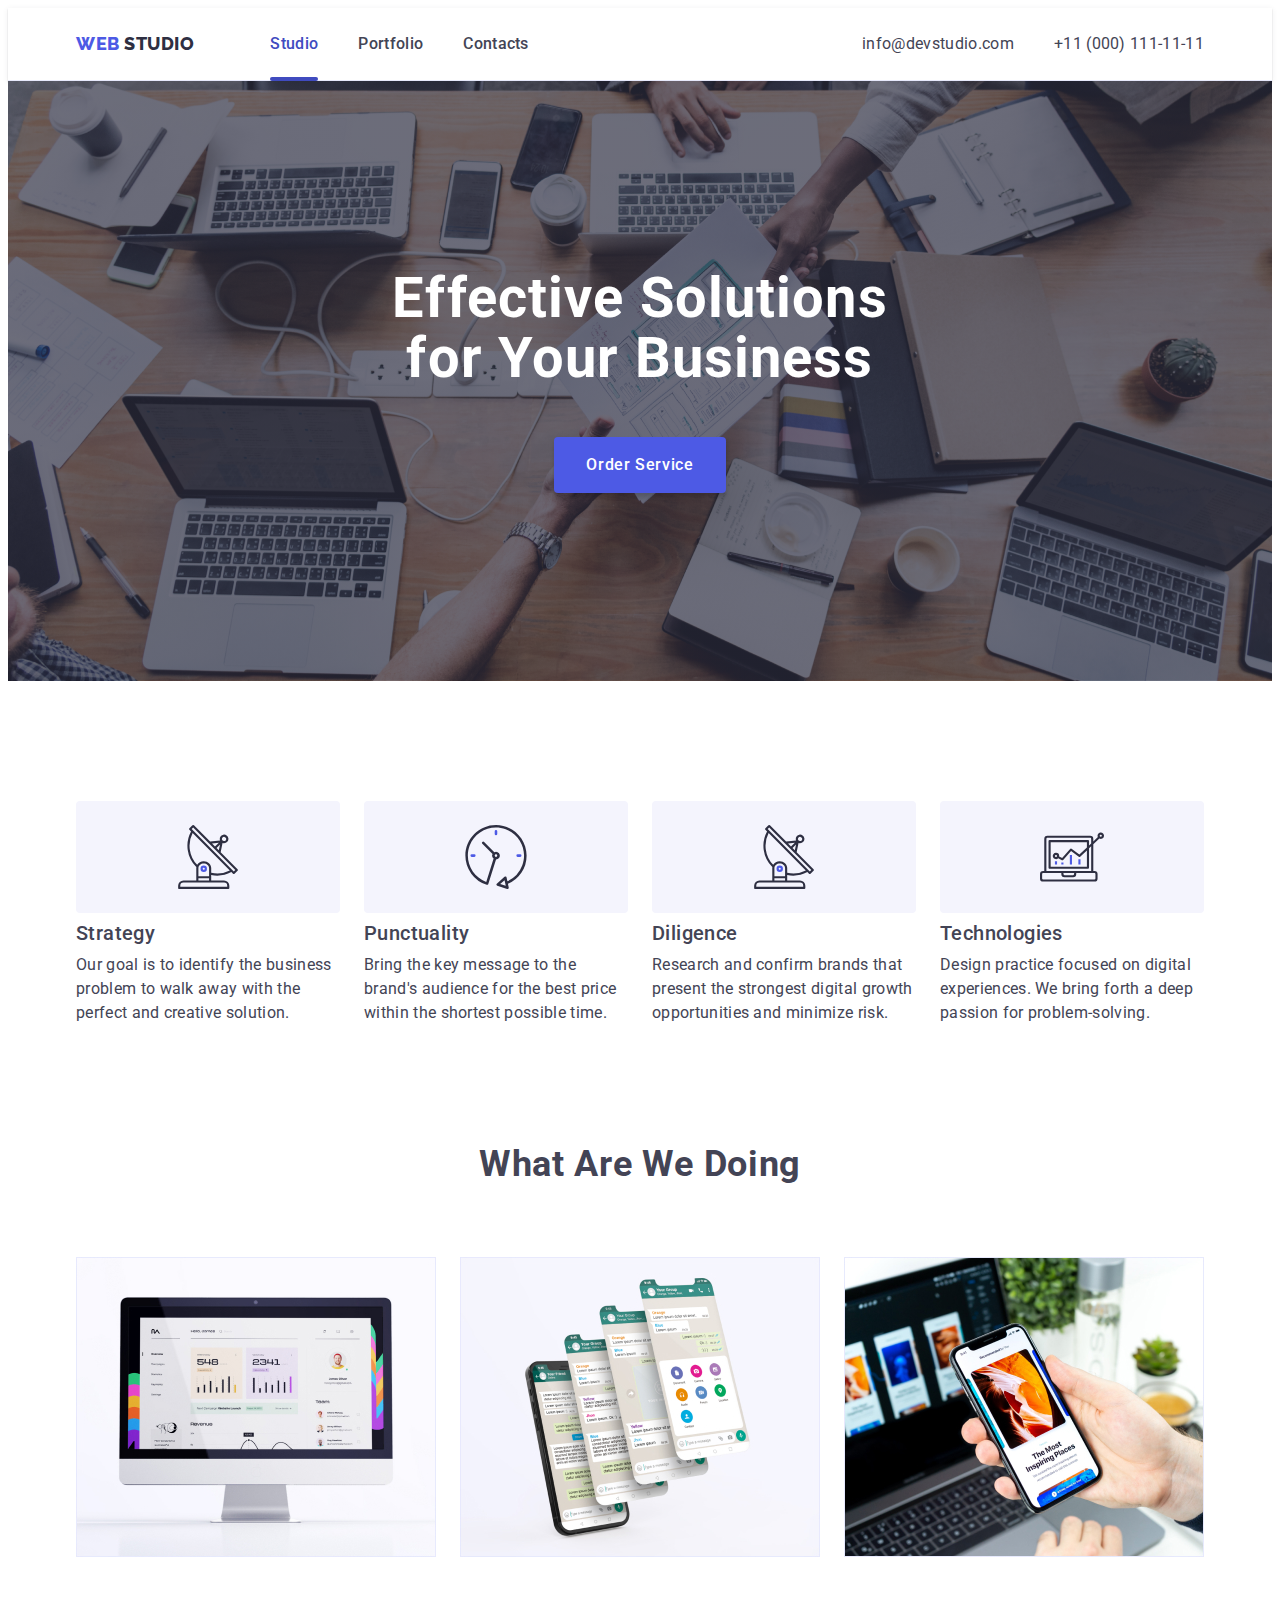
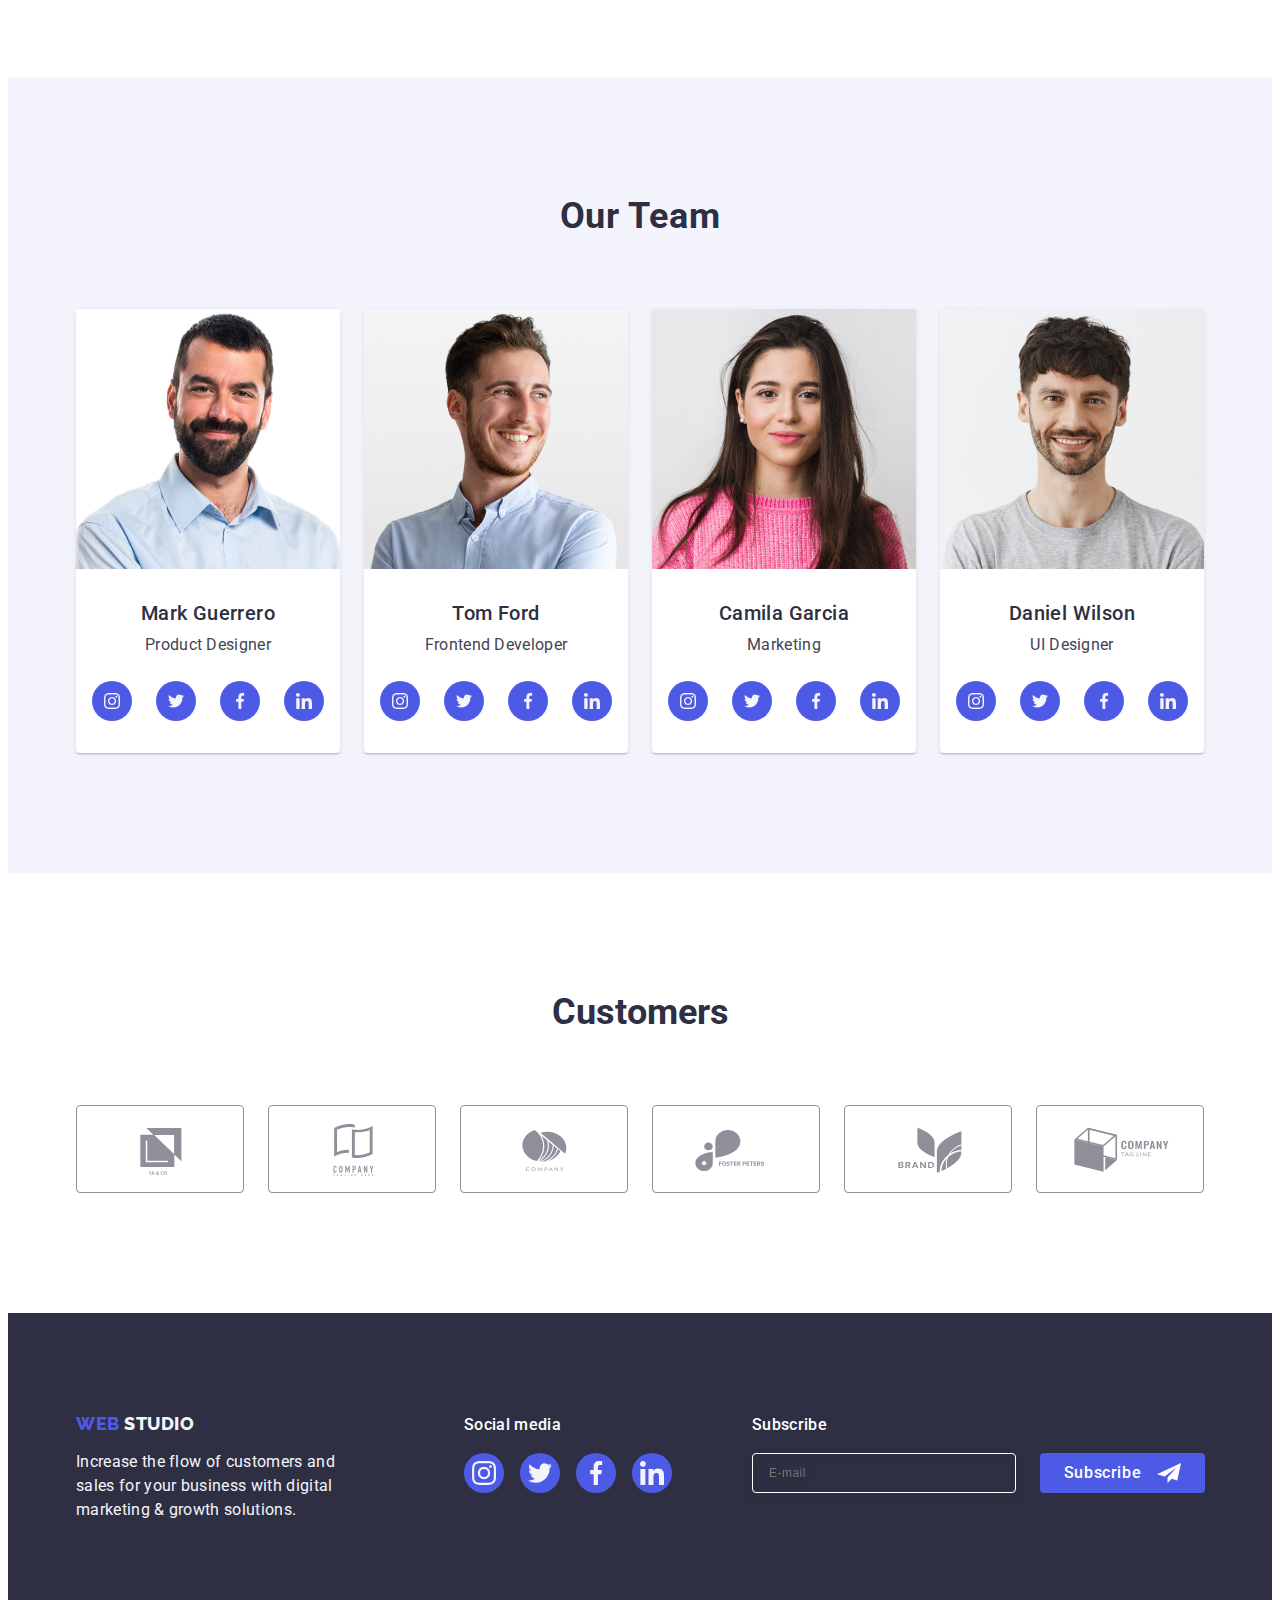
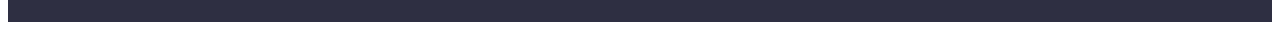
<file: index.html>
<!DOCTYPE html>
<html lang="en">

<head>
    <meta charset="UTF-8">
    <meta name="viewport" content="width=device-width, initial-scale=1.0">
    <title>Document</title>
    <link rel="preconnect" href="https://fonts.googleapis.com">
    <link rel="preconnect" href="https://fonts.gstatic.com" crossorigin>
    <link
        href="https://fonts.googleapis.com/css2?family=Raleway:wght@800&family=Roboto:wght@400;500;700;900&display=swap"
        rel="stylesheet">
    <link rel="stylesheet" href="https://cdnjs.cloudflare.com/ajax/libs/modern-normalize/2.0.0/modern-normalize.min.css"
        integrity="sha512-4xo8blKMVCiXpTaLzQSLSw3KFOVPWhm/TRtuPVc4WG6kUgjH6J03IBuG7JZPkcWMxJ5huwaBpOpnwYElP/m6wg=="
        crossorigin="anonymous" referrerpolicy="no-referrer" />
    <link rel="stylesheet" href="./css/styles.css" />
</head>

<body class="body">
    <header class="header">
        <div class="header-container container">
            <nav class="header-nav">
                <a href="./index.html" class="header-logo link">Web
                    <span class="header-logo-accent link">Studio</span>
                </a>
                <ul class="menu-list list">
                    <li class="menu-link link"><a href="./index.html" class="header-list link current">Studio</a></li>
                    <li class="menu-link link"><a href="./portfolio.html" class="header-list link">Portfolio</a></li>
                    <li class="menu-link link"><a href="" class="header-list link">Contacts</a></li>
                </ul>
            </nav>
            <address class="contacts">
                <ul class="header-address list">
                    <li class="contacts-item">
                        <a class="contacts-link link" href="mailto:info@devstudio.com">info@devstudio.com</a>
                    </li>
                    <li class="contacts-item">
                        <a class="contacts-link link" href="tel:+110001111111">+11 (000) 111-11-11</a>
                    </li>
                </ul>
            </address>
        </div>
    </header>

    <main>
        <!--Section 1-->

        <section class="advantages-section-list">
            <div class="modal-w-open container">
                <h1 class="head-text">Effective Solutions for Your Business</h1>
                <button type="button" class="head-btn" data-modal-open>Order Service</button>
            </div>
        </section>

        <!--Section 2-->

        <section class="advant-section-list">
            <div class="container">
                <h2 class="visually-hidden" hidden>Advantages</h2>
                <ul class="advantages-list list">
                    <li class="advantages-item">
                        <div class="advant-icon-div container">
                            <svg class="advant-icon" width="64" height="64">
                                <use href="./images/icons(1).svg#icon-antenna">
                                </use>
                            </svg>
                        </div>
                        <h3 class="advant-title">Strategy</h3>
                        <p class="advant-subtitle">
                            Our goal is to identify the business problem
                            to walk away with the perfect and creative solution.
                        </p>
                    </li>
                    <li class="advantages-item">
                        <div class="advant-icon-div container">
                            <svg class="advant-icon" width="64" height="64">
                                <use href="./images/icons(1).svg#icon-clock">
                                </use>
                            </svg>
                        </div>
                        <h3 class="advant-title">Punctuality</h3>
                        <p class="advant-subtitle">Bring the key message to the brand's audience
                            for the best price within the shortest possible time.</p>
                    </li>
                    <li class="advantages-item">
                        <div class="advant-icon-div container">
                            <svg class="advant-icon" width="64" height="64">
                                <use href="./images/icons(1).svg#icon-antenna">
                                </use>
                            </svg>
                        </div>
                        <h3 class="advant-title">Diligence</h3>
                        <p class="advant-subtitle">Research and confirm brands that present the
                            strongest digital growth opportunities and minimize risk.</p>
                    </li>
                    <li class="advantages-item">
                        <div class="advant-icon-div container">
                            <svg class="advant-icon" width="64" height="64">
                                <use href="./images/icons(1).svg#icon-diagram">
                                </use>
                            </svg>
                        </div>
                        <h3 class="advant-title">Technologies</h3>
                        <p class="advant-subtitle">Design practice focused on digital experiences.
                            We bring forth a deep passion for problem-solving.</p>
                    </li>
                </ul>
            </div>
        </section>

        <!--Section 3-->

        <section class="section-list">
            <div class="container">
                <h2 class="section-title">What are we doing</h2>
                <ul class="advantages-list list">
                    <li class="advantages-item">
                        <img src="./images/Rectangle3.jpg" alt="image.3" width="360" height="300">
                    </li>
                    <li class="advantages-item">
                        <img src="./images/Rectangle1.jpg" alt="image.1" width="360" height="300">
                    </li>
                    <li class="advantages-item">
                        <img src="./images/Rectangle2.jpg" alt="image.2" width="360" height="300">
                    </li>
                </ul>
            </div>
        </section>

        <!--Section 4-->

        <section class="team">
            <div class="container">
                <h2 class="team-title">Our Team</h2>
                <ul class="team-list list">
                    <li class="team-item"><img src="./images/MarkGuerrero.jpg" alt="team member1" width="264">
                        <div class="container-team-position">
                            <h3 class="team-name">Mark Guerrero</h3>
                            <p class="team-position">Product Designer</p>
                            <ul class="team-social-icons-list list">
                                <li class="team-social-icons-item"><a href="#" class="team-social-icons-link">
                                        <svg class="team-social-icons-icon" width="16" height="16">
                                            <use href="./images/icons(1).svg#icon-instagram"></use>
                                        </svg>
                                    </a>
                                </li>
                                <li class="team-social-icons-item"><a href="#" class="team-social-icons-link">
                                        <svg class="team-social-icons-icon" width="16" height="16">
                                            <use href="./images/icons(1).svg#icon-twitter"></use>
                                        </svg>
                                    </a>
                                </li>
                                <li class="team-social-icons-item"><a href="#" class="team-social-icons-link">
                                        <svg class="team-social-icons-icon" width="16" height="16">
                                            <use href="./images/icons(1).svg#icon-facebook"></use>
                                        </svg>
                                    </a>
                                </li>
                                <li class="team-social-icons-item"><a href="#" class="team-social-icons-link">
                                        <svg class="team-social-icons-icon" width="16" height="16">
                                            <use href="./images/icons(1).svg#icon-linkedin"></use>
                                        </svg>
                                    </a>
                                </li>
                            </ul>
                        </div>
                    </li>
                    <li class="team-item"><img src="./images/TomFord.jpg" alt="team member2" width="264">
                        <div class="container-team-position">
                            <h3 class="team-name">Tom Ford</h3>
                            <p class="team-position">Frontend Developer</p>
                            <ul class="team-social-icons-list list">
                                <li class="team-social-icons-item"><a href="#" class="team-social-icons-link">
                                        <svg class="team-social-icons-icon" width="16" height="16">
                                            <use href="./images/icons(1).svg#icon-instagram"></use>
                                        </svg>
                                    </a>
                                </li>
                                <li class="team-social-icons-item"><a href="#" class="team-social-icons-link">
                                        <svg class="team-social-icons-icon" width="16" height="16">
                                            <use href="./images/icons(1).svg#icon-twitter"></use>
                                        </svg>
                                    </a>
                                </li>
                                <li class="team-social-icons-item"><a href="#" class="team-social-icons-link">
                                        <svg class="team-social-icons-icon" width="16" height="16">
                                            <use href="./images/icons(1).svg#icon-facebook"></use>
                                        </svg>
                                    </a>
                                </li>
                                <li class="team-social-icons-item"><a href="#" class="team-social-icons-link">
                                        <svg class="team-social-icons-icon" width="16" height="16">
                                            <use href="./images/icons(1).svg#icon-linkedin"></use>
                                        </svg>
                                    </a>
                                </li>
                            </ul>
                        </div>
                    </li>
                    <li class="team-item"><img src="./images/CamilaGercila.jpg" alt="team member3" width="264">
                        <div class="container-team-position">
                            <h3 class="team-name">Camila Garcia</h3>
                            <p class="team-position">Marketing</p>
                            <ul class="team-social-icons-list list">
                                <li class="team-social-icons-item"><a href="#" class="team-social-icons-link">
                                        <svg class="team-social-icons-icon" width="16" height="16">
                                            <use href="./images/icons(1).svg#icon-instagram"></use>
                                        </svg>
                                    </a>
                                </li>
                                <li class="team-social-icons-item"><a href="#" class="team-social-icons-link">
                                        <svg class="team-social-icons-icon" width="16" height="16">
                                            <use href="./images/icons(1).svg#icon-twitter"></use>
                                        </svg>
                                    </a>
                                </li>
                                <li class="team-social-icons-item"><a href="#" class="team-social-icons-link">
                                        <svg class="team-social-icons-icon" width="16" height="16">
                                            <use href="./images/icons(1).svg#icon-facebook"></use>
                                        </svg>
                                    </a>
                                </li>
                                <li class="team-social-icons-item"><a href="#" class="team-social-icons-link">
                                        <svg class="team-social-icons-icon" width="16" height="16">
                                            <use href="./images/icons(1).svg#icon-linkedin"></use>
                                        </svg>
                                    </a>
                                </li>
                            </ul>
                        </div>
                    </li>
                    <li class="team-item"><img src="./images/DanielWilson.jpg" alt="team member4" width="264">
                        <div class="container-team-position">
                            <h3 class="team-name">Daniel Wilson</h3>
                            <p class="team-position">UI Designer</p>
                            <ul class="team-social-icons-list list">
                                <li class="team-social-icons-item"><a href="#" class="team-social-icons-link">
                                        <svg class="team-social-icons-icon" width="16" height="16">
                                            <use href="./images/icons(1).svg#icon-instagram"></use>
                                        </svg>
                                    </a>
                                </li>
                                <li class="team-social-icons-item"><a href="#" class="team-social-icons-link">
                                        <svg class="team-social-icons-icon" width="16" height="16">
                                            <use href="./images/icons(1).svg#icon-twitter"></use>
                                        </svg>
                                    </a>
                                </li>
                                <li class="team-social-icons-item"><a href="#" class="team-social-icons-link">
                                        <svg class="team-social-icons-icon" width="16" height="16">
                                            <use href="./images/icons(1).svg#icon-facebook"></use>
                                        </svg>
                                    </a>
                                </li>
                                <li class="team-social-icons-item"><a href="#" class="team-social-icons-link">
                                        <svg class="team-social-icons-icon" width="16" height="16">
                                            <use href="./images/icons(1).svg#icon-linkedin"></use>
                                        </svg>
                                    </a>
                                </li>
                            </ul>
                        </div>
                    </li>
                </ul>
            </div>
        </section>

        <!----SECTION_5-->

        <section class="customers-section">
            <div class="container">
                <h2 class="customers-title">Customers</h2>
                <ul class="customers-list list" style="
                display: flex;
                gap: 24px;
                justify-content: center;">
                    <li class=" customers-item">

                        <a href="#" class="customers-link">
                            <svg class="customer-icon" width="104" height="56">
                                <use href="./images/icons(1).svg#icon-logo-1">
                                </use>
                            </svg>
                        </a>
                    </li>
                    <li class="customers-item">

                        <a href="#" class="customers-link">
                            <svg class="customer-icon" width="104" height="56">
                                <use href="./images/icons(1).svg#icon-logo-2">
                                </use>
                            </svg>
                        </a>
                    </li>
                    <li class="customers-item">

                        <a href="#" class="customers-link">
                            <svg class="customer-icon" width="104" height="56">
                                <use href="./images/icons(1).svg#icon-logo-3">
                                </use>
                            </svg>
                        </a>
                    </li>
                    <li class="customers-item">

                        <a href="#" class="customers-link">
                            <svg class="customer-icon" width="104" height="56">
                                <use href="./images/icons(1).svg#icon-logo-4">
                                </use>
                            </svg>
                        </a>
                    </li>
                    <li class="customers-item">

                        <a href="#" class="customers-link">
                            <svg class="customer-icon" width="104" height="56">
                                <use href="./images/icons(1).svg#icon-logo-5">
                                </use>
                            </svg>
                        </a>
                    </li>
                    <li class="customers-item">

                        <a href="#" class="customers-link">
                            <svg class="customer-icon" width="104" height="56">
                                <use href="./images/icons(1).svg#icon-logo-6">
                                </use>
                            </svg>
                        </a>
                    </li>
                </ul>
            </div>
        </section>
    </main>

    <!------------FOOTER------------>

    <footer class="footer">
        <div class="footer-container container">
            <div class="footer-texts">
                <a class="footer-logo link" href="./index.html">Web
                    <span class="footer-logo-accent">Studio</span>
                </a>
                <p class="footer-content">Increase the flow of customers and
                    sales for your business with digital
                    marketing & growth solutions.</p>
            </div>
            <div class="footer-socials">
                <p class="footer-social-text">Social media</p>
                <ul class="footer-social-list list">
                    <li class="footer-social-item"><a href="#" class="footer-social-link link">
                            <svg class="footer-icon" width="24" height="24">
                                <use href="./images/icons(1).svg#icon-instagram"></use>
                            </svg>
                        </a>
                    </li>
                    <li class="footer-social-item"><a href="#" class="footer-social-link link">
                            <svg class="footer-icon" width="24" height="24">
                                <use href="./images/icons(1).svg#icon-twitter"></use>
                            </svg>
                        </a>
                    </li>
                    <li class="footer-social-item"><a href="#" class="footer-social-link link">
                            <svg class="footer-icon" width="24" height="24">
                                <use href="./images/icons(1).svg#icon-facebook"></use>
                            </svg>
                        </a>
                    </li>
                    <li class="footer-social-item"><a href="#" class="footer-social-link link">
                            <svg class="footer-icon" width="24" height="24">
                                <use href="./images/icons(1).svg#icon-linkedin"></use>
                            </svg>
                        </a>
                    </li>
                </ul>
            </div>
            <div class="subscribe-footer">
                <p class="subscribe-title">Subscribe</p>
                <form class="sub-form">
                    <label for="email-subscribe" class="subscribe-label">
                        <input type="email" name="email-subscribe" id="email-subscribe" class="footer-input" placeholder="E-mail">
                    </label>
                    <button type="submit" class="subscribe-btn">Subscribe
                        <svg class="sub-icon" width="24" height="24">
                            <use href="./images/icons(1).svg#icon-subscribe"></use>
                        </svg>
                    </button>
                </form>
            </div>
        </div>
    </footer>


    <div class="backdrop is-hidden" data-modal>
        <div class="modal">
            <button type="button" class="close-modal-btn" data-modal-close>
                <svg class="modal-icon" width="8" height="8">
                    <use href="./images/icons(1).svg#icon-close-black">
                    </use>
                </svg>
            </button>
            <p class="modal-title">Leave your contacts and we will call you back</p>
            <form class="modal-form">
                <div class="input-div">
                    <label for="user-name" class="modal-label">Name</label>
                    <div class="input-container">
                    <input type="text" name="user-name" class="modal-input" id="user-name" required>
                    <svg class="modal-icon-label" width="18" height="24">
                        <use href="./images/icons(1).svg#icon-user-name"></use>
                    </svg>
                    </div>
                    </div>
                    <div class="input-div">
                    <label for="user-phone" class="modal-label">Phone</label>
                    <div class="input-container">
                        <input type="tel" name="user-phone" class="modal-input" id="user-phone">
                        <svg class="modal-icon-label" width="18" height="24">
                            <use href="./images/icons(1).svg#icon-phone"></use>
                        </svg>
                    </div>
                    </div>
                    <div class="input-div">
                    <label for="user-email" class="modal-label">Email</label>
                    <div class="input-container">
                        <input type="email" name="user-email" class="modal-input" id="user-email">
                        <svg class="modal-icon-label" width="18" height="24">
                            <use href="./images/icons(1).svg#icon-email"></use>
                        </svg>
                    </div>
                    </div>
                    <div class="textarea-container">
                        <label for="user-comment" class="modal-label">Comment</label>
                            <textarea name="user-comment" id="user-comment" cols="30" rows="10" placeholder="Text input" class="modal-textra"></textarea>
                    </div>
                    <div class="checkbox-modal">
                        <input id="user-privacy" type="checkbox" value="true" name="user-privacy" class="input-privacy visually-hidden">
                        <label for="user-privacy" class="textra-label">
                            <span class="label-span">
                                <svg class="textra-icon" width="10" height="8">
                                    <use href="./images/icons(1).svg#icon-Property1"></use>
                                </svg>
                        </span>
                        I accept the terms and conditions of the
                        <a href="#" class="textra-link">Privacy Policy</a>
                        </label>
                    </div>
                    <button type="submit" class="send-btn">Send</button>
                    </form>
                </div>
        </div>
    <script src="./js/modal.js"></script>
</body>

</html>
</file>
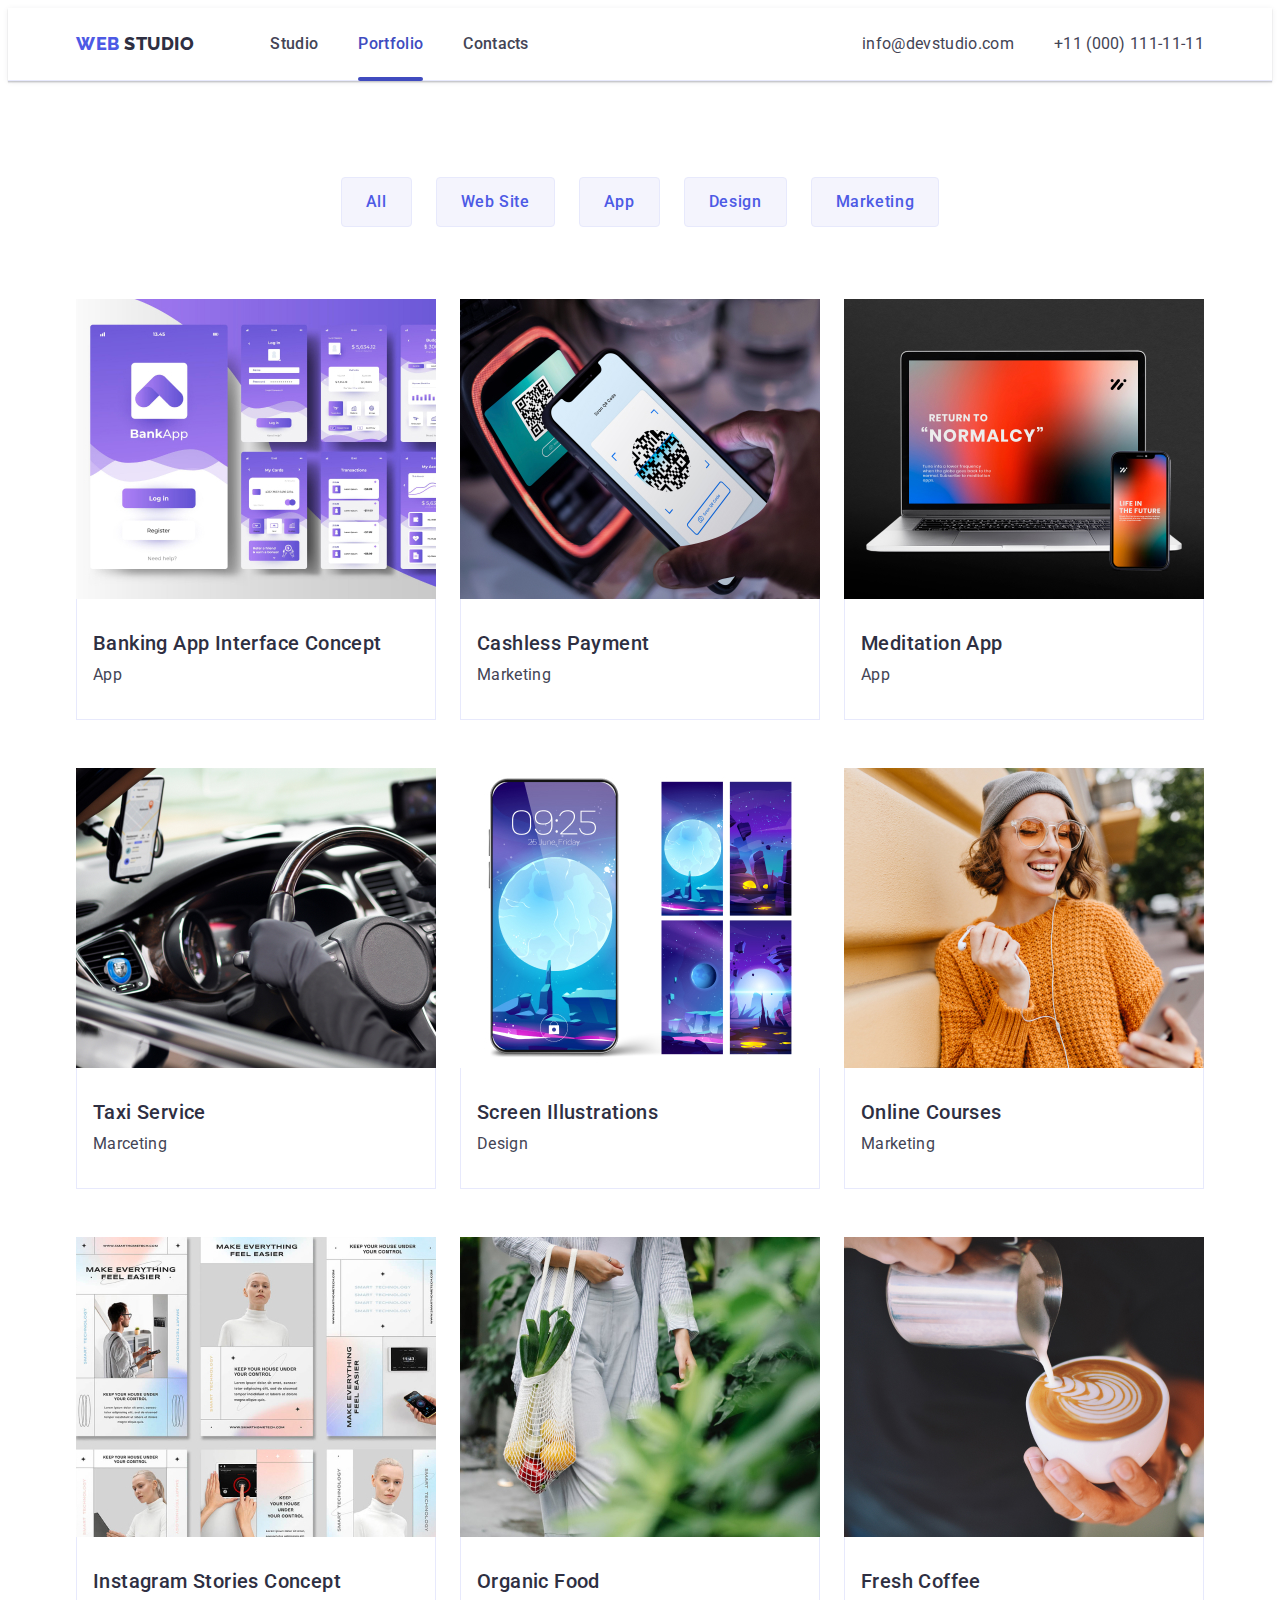
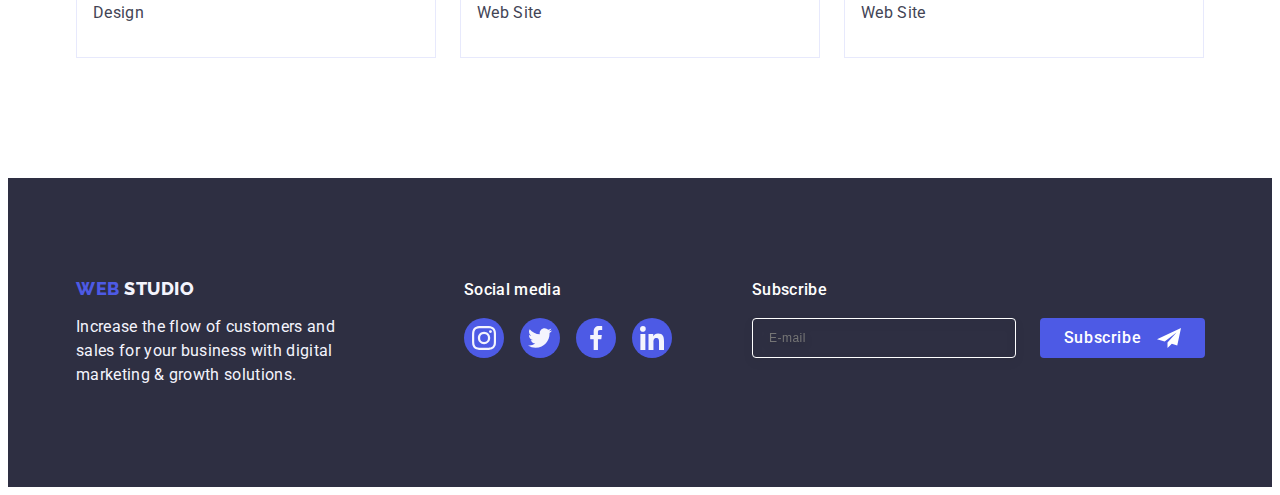
<file: portfolio.html>
<!DOCTYPE html>
<html lang="en">

<head>
    <meta charset="UTF-8">
    <meta name="viewport" content="width=device-width, initial-scale=1.0">
    <title>Document</title>
    <link rel="preconnect" href="https://fonts.googleapis.com">
    <link rel="preconnect" href="https://fonts.gstatic.com" crossorigin>
    <link
        href="https://fonts.googleapis.com/css2?family=Raleway:wght@800&family=Roboto:wght@400;500;700;900&display=swap"
        rel="stylesheet">
    <link rel="stylesheet" href="https://cdnjs.cloudflare.com/ajax/libs/modern-normalize/2.0.0/modern-normalize.min.css"
        integrity="sha512-4xo8blKMVCiXpTaLzQSLSw3KFOVPWhm/TRtuPVc4WG6kUgjH6J03IBuG7JZPkcWMxJ5huwaBpOpnwYElP/m6wg=="
        crossorigin="anonymous" referrerpolicy="no-referrer" />
    <link rel="stylesheet" href="./css/styles.css" />
</head>

<body class="body">
    <header class="header">
        <div class="container header-container">
            <nav class="header-nav">
                <a href="./index.html" class="header-logo">Web
                    <span class="header-logo-accent">Studio</span>
                </a>
                <ul class="menu-list list">
                    <li class="menu-link link"><a href="./index.html" class="header-list link">Studio</a></li>
                    <li class="menu-link link"><a href="./portfolio.html" class="header-list link current">Portfolio</a>
                    </li>
                    <li class="menu-link link"><a href="" class="header-list link">Contacts</a></li>
                </ul>
            </nav>
            <address class="contacts">
                <ul class="header-address list">
                    <li class="contacts-item">
                        <a class="contacts-link link" href="mailto:info@devstudio.com">info@devstudio.com</a>
                    </li>
                    <li class="contacts-item">
                        <a class="contacts-link link" href="tel:+110001111111">+11 (000) 111-11-11</a>
                    </li>
                </ul>
            </address>
        </div>
    </header>

    <main>
        <section class="portfolio-buttons">
            <div class="container">
                <h1 hidden class="visually-hidden">Portfolio</h1>
                <ul class="buttons list">
                    <li class="button-item"><button class="partfolio-btn" type="button">All</button></li>
                    <li class="button-item"><button class="partfolio-btn" type="button">Web Site</button></li>
                    <li class="button-item"><button class="partfolio-btn" type="button">App</button></li>
                    <li class="button-item"><button class="partfolio-btn" type="button">Design</button></li>
                    <li class="button-item"><button class="partfolio-btn" type="button">Marketing</button></li>
                </ul>
                <ul class="partfolio-list list">
                    <li class="partfolio-item link">
                        <a class="portfolio-img link" href="./images/InterfaceContent.jpg">
                            <div class="portfolio-overlay">
                                <img src="./images/InterfaceContent.jpg" alt="interface content" width="360"
                                    height="300">
                                <p class="overlay-text">
                                    14 Stylish and User-Friendly App Design Concepts · Task Manager App · Calorie
                                    Tracker App · Exotic Fruit Ecommerce App ·
                                    Cloud Storage App
                                </p>
                            </div>
                            <div class="portfolio-card">
                                <h2 class="partfolio-title">Banking App Interface Concept</h2>
                                <p class="partfolio-subtitle">App</p>
                            </div>
                        </a>
                    </li>
                    <li class="partfolio-item link">
                        <a class="portfolio-img link" href="./images/marceting.jpg">
                            <div class="portfolio-overlay">
                                <img src="./images/marceting.jpg" alt="marceting" width="360" height="300">
                                <p class="overlay-text">
                                    14 Stylish and User-Friendly App Design Concepts · Task Manager App · Calorie
                                    Tracker App · Exotic Fruit Ecommerce App ·
                                    Cloud Storage App
                                </p>
                            </div>
                            <div class="portfolio-card">
                                <h2 class="partfolio-title">Cashless Payment</h2>
                                <p class="partfolio-subtitle">Marketing</p>
                            </div>
                        </a>
                    </li>
                    <li class="partfolio-item link">
                        <a class="portfolio-img link" href="./images/app.jpg">
                            <div class="portfolio-overlay">
                                <img src="./images/app.jpg" alt="Meditation App" width="360" height="300">
                                <p class="overlay-text">
                                    14 Stylish and User-Friendly App Design Concepts · Task Manager App · Calorie
                                    Tracker App · Exotic Fruit Ecommerce App ·
                                    Cloud Storage App
                                </p>
                            </div>
                            <div class="portfolio-card">
                                <h2 class="partfolio-title">Meditation App</h2>
                                <p class="partfolio-subtitle">App</p>
                            </div>
                        </a>
                    </li>
                    <li class="partfolio-item link">
                        <a class="portfolio-img link" href="./images/taxi.jpg">
                            <div class="portfolio-overlay">
                                <img src="./images/taxi.jpg" alt="taxi service" width="360" height="300">
                                <p class="overlay-text">
                                    14 Stylish and User-Friendly App Design Concepts · Task Manager App · Calorie
                                    Tracker App · Exotic Fruit Ecommerce App ·
                                    Cloud Storage App
                                </p>
                            </div>
                            <div class="portfolio-card">
                                <h2 class="partfolio-title">Taxi Service</h2>
                                <p class="partfolio-subtitle">Marceting</p>
                            </div>
                        </a>
                    </li>
                    <li class="partfolio-item link">
                        <a class="portfolio-img link" href="./images/design.jpg">
                            <div class="portfolio-overlay">
                                <img src="./images/design.jpg" alt="Screen Illustrations" width="360" height="300">
                                <p class="overlay-text">
                                    14 Stylish and User-Friendly App Design Concepts · Task Manager App · Calorie
                                    Tracker App · Exotic Fruit Ecommerce App ·
                                    Cloud Storage App
                                </p>
                            </div>
                            <div class="portfolio-card">
                                <h2 class="partfolio-title">Screen Illustrations</h2>
                                <p class="partfolio-subtitle">Design</p>
                            </div>
                        </a>
                    </li>
                    <li class="partfolio-item link">
                        <a class="portfolio-img link" href="./images/OnlineCourses.jpg">
                            <div class="portfolio-overlay">
                                <img src="./images/OnlineCourses.jpg" alt="courses" width="360" height="300">
                                <p class="overlay-text">
                                    14 Stylish and User-Friendly App Design Concepts · Task Manager App · Calorie
                                    Tracker App · Exotic Fruit Ecommerce App ·
                                    Cloud Storage App
                                </p>
                            </div>
                            <div class="portfolio-card">
                                <h2 class="partfolio-title">Online Courses</h2>
                                <p class="partfolio-subtitle">Marketing</p>
                            </div>
                        </a>
                    </li>
                    <li class="partfolio-item link">
                        <a class="portfolio-img link" href="./images/insta.jpg">
                            <div class="portfolio-overlay">
                                <img src="./images/insta.jpg" alt="insta" width="360" height="300">
                                <p class="overlay-text">
                                    14 Stylish and User-Friendly App Design Concepts · Task Manager App · Calorie
                                    Tracker App · Exotic Fruit Ecommerce App ·
                                    Cloud Storage App
                                </p>
                            </div>
                            <div class="portfolio-card">
                                <h2 class="partfolio-title">Instagram Stories Concept</h2>
                                <p class="partfolio-subtitle">Design</p>
                            </div>
                        </a>
                    </li>
                    <li class="partfolio-item link">
                        <a class="portfolio-img link" href="./images/WebSite.jpg">
                            <div class="portfolio-overlay">
                                <img src="./images/WebSite.jpg" alt="draganic Food" width="360" height="300">
                                <p class="overlay-text">
                                    14 Stylish and User-Friendly App Design Concepts · Task Manager App · Calorie
                                    Tracker App · Exotic Fruit Ecommerce App ·
                                    Cloud Storage App
                                </p>
                            </div>
                            <div class="portfolio-card">
                                <h2 class="partfolio-title">Organic Food</h2>
                                <p class="partfolio-subtitle">Web Site</p>
                            </div>
                        </a>
                    </li>
                    <li class="partfolio-item link">
                        <a class="portfolio-img link" href="./images/coffee.jpg">
                            <div class="portfolio-overlay">
                                <img src="./images/coffee.jpg" alt="draganic Food" width="360" height="300">
                                <p class="overlay-text">
                                    14 Stylish and User-Friendly App Design Concepts · Task Manager App · Calorie
                                    Tracker App · Exotic Fruit Ecommerce App ·
                                    Cloud Storage App
                                </p>
                            </div>
                            <div class="portfolio-card">
                                <h2 class="partfolio-title">Fresh Coffee</h2>
                                <p class="partfolio-subtitle">Web Site</p>
                            </div>
                        </a>
                    </li>
                </ul>
            </div>
        </section>
    </main>

<footer class="footer">
        <div class="footer-container container">
            <div class="footer-texts">
                <a class="footer-logo link" href="./index.html">Web
                    <span class="footer-logo-accent">Studio</span>
                </a>
                <p class="footer-content">Increase the flow of customers and
                    sales for your business with digital
                    marketing & growth solutions.</p>
            </div>
            <div class="footer-socials">
                <p class="footer-social-text">Social media</p>
                <ul class="footer-social-list list">
                    <li class="footer-social-item"><a href="#" class="footer-social-link link">
                            <svg class="footer-icon" width="24" height="24">
                                <use href="./images/icons(1).svg#icon-instagram"></use>
                            </svg>
                        </a>
                    </li>
                    <li class="footer-social-item"><a href="#" class="footer-social-link link">
                            <svg class="footer-icon" width="24" height="24">
                                <use href="./images/icons(1).svg#icon-twitter"></use>
                            </svg>
                        </a>
                    </li>
                    <li class="footer-social-item"><a href="#" class="footer-social-link link">
                            <svg class="footer-icon" width="24" height="24">
                                <use href="./images/icons(1).svg#icon-facebook"></use>
                            </svg>
                        </a>
                    </li>
                    <li class="footer-social-item"><a href="#" class="footer-social-link link">
                            <svg class="footer-icon" width="24" height="24">
                                <use href="./images/icons(1).svg#icon-linkedin"></use>
                            </svg>
                        </a>
                    </li>
                </ul>
            </div>
            <div class="subscribe-footer">
                <p class="subscribe-title">Subscribe</p>
                <form class="sub-form">
                    <label for="email-subscribe" class="subscribe-label">
                        <input type="email" name="email-subscribe" id="email-subscribe" class="footer-input"
                            placeholder="E-mail">
                    </label>
                    <button type="submit" class="subscribe-btn">Subscribe
                        <svg class="sub-icon" width="24" height="24">
                            <use href="./images/icons(1).svg#icon-subscribe"></use>
                        </svg>
                    </button>
                </form>
            </div>
        </div>
    </footer>

</body>

</html>
</file>
<file: css/styles.css>
*,
*::before,
*::after {
    box-sizing: border-box;
}

:root {
    font-family: "Roboto", sans-serif;
    --primary-text-color: #434455;
    --white: #ffffff;
    --logo-color: #4D5AE5;
    --lilac: #404bbf;
    --logo-color-second: #2e2f42;
    --white-second: #f4f4fd;
    --cornflower: #E7E9FC;
}


p,
h1,
h2,
h3,
h4,
h5,
h6 {
    margin-top: 0;
    margin-bottom: 0;
}

ul,
ol {
    margin-top: 0;
    margin-bottom: 0;
    padding-left: 0;
}

img {
    display: block;
}

body {
    font-family: "Roboto", sans-serif;
    color: var(--primary-text-color);
    background-color: #ffffff;
}


.link {
    text-decoration: none;
}

.list {
    list-style: none;
}


/**______index.html______**/

/**_____HEADER____**/

.header-container {
    display: flex;
    width: 100%;
    max-width: 1158px;
    margin: 0 auto;
    padding: 0 15px;
}

.header {
    display: flex;
    border-bottom: 1px solid #e7e9fc;
    background: var(--white, #FFF);
    padding: 0 15px;
    box-shadow: 0px 2px 1px rgba(46, 47, 66, 0.08),
        0px 1px 1px rgba(46, 47, 66, 0.16),
        0px 1px 6px rgba(46, 47, 66, 0.08);
    ;
}

.header-logo {
    color: var(--logo-color);
    font-size: 18px;
    font-family: "Raleway", sans-serif;
    font-style: normal;
    font-weight: 800;
    line-height: 1.17;
    letter-spacing: 0.03em;
    text-transform: uppercase;
    text-decoration: none;
    margin-right: 76px;
}

.link {
    text-decoration: none;
}

.header-logo-accent {
    color: var(--logo-color-second);
}

.link {
    text-decoration: none;
}


/**__menu__**/


.header-nav {
    display: flex;
    align-items: center;
}

.menu-list {
    display: flex;
    gap: 40px;
}

.header-list {
    padding: 24px 0;
    display: block;
    color: var(--primary-text-color);
    transition: color 250ms cubic-bezier(0.4, 0, 0.2, 1);
}
.current {
    position: relative;
    color: var(--lilac);
}

.current:after {
    position: absolute;
    content: "";
    width: 100%;
    height: 4px;
    bottom: -1px;
    left: 0;
    display: block;
    border-radius: 2px;
    background-color: var(--lilac);
}

.header-address {
    display: flex;
    gap: 40px;
}


.menu-link {
    color: var(--logo-color-second);
    font-size: 16px;
    font-family: "Roboto", sans-serif;
    font-style: normal;
    font-weight: 500;
    line-height: 1.5;
    letter-spacing: 0.02em;
    text-decoration: none;
}

.menu-link:hover {
    color: var(--lilac);
}

.menu-link:focus {
    color: var(--lilac);
}

.contacts-link {
    display: block;
    padding: 24px 0;
    transition: color 250ms cubic-bezier(0.4, 0, 0.2, 1);
}

.contacts {
    font-style: normal;
    margin-left: auto;
}

.contacts-link {
    color: var(--primary-text-color);
    font-size: 16px;
    font-family: "Roboto", sans-serif;
    font-style: normal;
    font-weight: 400;
    line-height: 1.5;
    letter-spacing: 0.02em;
    text-decoration: none;
}

.contacts-link:hover {
    color: var(--lilac);
}

.contacts-link:focus {
    color: var(--lilac);
}

/**_____Section1____**/

.container {
    width: 100%;
    max-width: 1158px;
    padding-right: 15px;
    padding-left: 15px;
    margin: 0 auto;
    padding: 0 15px;
}

.advantages-section-list {
    padding: 188px 0;
    background: var(--logo-color-second);
    background-image: linear-gradient(rgba(46, 47, 66, 0.7),
            rgba(46, 47, 66, 0.7)), url(../images/hero.jpg);
    max-width: 1440px;
    background-repeat: no-repeat;
    background-position: center;
    background-size: cover;
}

.head-text {
    color: var(--white);
    text-align: center;
    font-size: 56px;
    font-family: "Roboto", sans-serif;
    font-style: normal;
    font-weight: 700;
    line-height: 1.07;
    letter-spacing: 1.12px;
    display: block;
    max-width: 496px;
    margin: 0 auto;
    margin-bottom: 48px;
}

.head-btn {
    color: var(--white);
    font-size: 16px;
    font-family: "Roboto", sans-serif;
    font-style: normal;
    font-weight: 500;
    line-height: 24px;
    letter-spacing: 0.64px;
    background: var(--logo-color);
    box-shadow: 0px 4px 4px 0px rgba(0, 0, 0, 0.15);
    cursor: pointer;
    min-width: 169px;
    border: 0;
    border-radius: 4px;
    padding: 16px 32px;
    display: block;
    margin: 0 auto;
    transition: background-color 250ms cubic-bezier(0.4, 0, 0.2, 1);
}

.head-btn:hover {
    background-color: var(--lilac);
}

.head-btn:focus {
    background-color: var(--lilac);
}


/**_____Section2_____**/

.advant-section-list {
    background: var(--white);
    padding: 120px 0;
}

.advantages-list {
    display: flex;
    gap: 24px;
}

.advantages-item {
    width: calc((100% - 72px) / 4);
}

.advant-icon-div {
    display: flex;
    align-items: center;
    justify-content: center;
    height: 112px;
    background-color: var(--white-second);
    border-radius: 4px;
    margin-bottom: 8px;
}


.advant-title {
    color: var(--primary-text-color);
    font-size: 20px;
    font-family: "Roboto", sans-serif;
    font-style: normal;
    font-weight: 500;
    line-height: 1.2;
    letter-spacing: 0.02em;
    margin-bottom: 8px;
}

.advant-subtitle {
    color: var(--primary-text-color);
    font-size: 16px;
    font-family: "Roboto", sans-serif;
    font-style: normal;
    font-weight: 400;
    line-height: 1.5;
    letter-spacing: 0.02em;
    display: flex;
    width: 264px;
    flex-direction: column;
}


/**_____Section3____**/


.section-list {
    padding-bottom: 120px;
    background-color: var(--white);
}

.section-title {
    color: var(--primary-text-color);
    text-align: center;
    font-size: 36px;
    margin-bottom: 72px;
    line-height: 1.11;
    letter-spacing: 0.02em;
    text-transform: capitalize;
}

.advantages-list {
    display: flex;

}

.advantages-item {
    width: calc((100% - 48px) / 3);
    gap: 24px;
}

/**____Section4____**/


.team {
    background-color: #f4f4fd;
    padding-top: 120px;
    padding-bottom: 120px;
}

.team-title {
    margin-bottom: 72px;
    font-size: 36px;
    font-weight: 700;
    line-height: 1.11;
    text-align: center;
    letter-spacing: 0.02em;
    color: #2e2f42;
    text-transform: capitalize;
}

.team-list {
    display: flex;
    gap: 24px;
}

.team-item {
    background-color: #ffffff;
    width: calc((100% - 72px) / 4);
    border-radius: 0px 0px 4px 4px;
    box-shadow: 0px 1px 6px rgba(46, 47, 66, 0.08),
        0px 1px 1px rgba(46, 47, 66, 0.16), 0px 2px 1px rgba(46, 47, 66, 0.08);
}

.team-name {
    font-size: 20px;
    font-weight: 500;
    line-height: 1.2;
    letter-spacing: 0.02em;
    color: #2e2f42;
    text-align: center;
    margin-bottom: 8px;
}

.team-position {
    margin-bottom: 24px;
    color: #434455;
    font-size: 16px;
    line-height: 1.5;
    letter-spacing: 0.02em;
    text-align: center;
}

.container-team-position {
    padding: 32px 0;
}

.team-social-icons-list {
    display: flex;
    justify-content: center;
    gap: 24px;
}

.team-social-icons-item {
    width: 40px;
    height: 40px;
}

.team-social-icons-link {
    width: 100%;
    height: 100%;
    background-color: var(--logo-color);
    border-radius: 50%;
    display: flex;
    align-items: center;
    justify-content: center;
    transition: background-color 250ms cubic-bezier(0.4, 0, 0.2, 1);
}

.team-social-icons-link:hover,
.team-social-icons-link:focus {
    background-color: #404bbf;
}

.team-social-icons-icon {
    fill: var(--white-second);
}


/**______SECTION_5____**/

.customers-section {
    padding: 120px 0;
    background-color: var(--white);
}

.customers-title {
    color: var(--logo-color-second);
    text-align: center;
    font-weight: 700;
    font-size: 36px;
    line-height: 1.11;
    margin-bottom: 72px;
}


.customer-list {
    display: flex;
    gap: 24px;
}

.customer-item {
    width: calc((100% - 5 * 24px) / 6);
    height: 88px;
    transition: border-color 250ms cubic-bezier(0.4, 0, 0.2, 1),
        color 250ms cubic-bezier(0.4, 0, 0.2, 1);
    ;
}

.customer-icon {
    fill: currentColor;
}

.customers-link {
    width: 168px;
    height: 88px;
    border: 1px solid rgba(142, 143, 153, 1);
    border-radius: 4px;
    display: flex;
    justify-content: center;
    align-items: center;
    padding: 16px 0;
    color: #8E8F99;
    transition: color 250ms cubic-bezier(0.4, 0, 0.2, 1);
    transition: border-color 250ms cubic-bezier(0.4, 0, 0.2, 1),
        color 250ms cubic-bezier(0.4, 0, 0.2, 1);
}

.customers-link:hover,
.customers-link:focus {
    border-color: #404bbf;
    color: #404bbf;
}




/**_____FOOTER_____**/

.footer {
    background: var(--logo-color-second);
    flex-shrink: 0;
    padding-top: 100px;
    padding-bottom: 100px;
}

.footer-container {
    display: flex;
    align-items: baseline;
}

.footer-texts {
    margin-right: 120px;
}


.footer-logo {
    color: var(--logo-color);
    font-size: 18px;
    font-family: "Raleway", sans-serif;
    font-style: normal;
    font-weight: 800;
    line-height: 1.17;
    letter-spacing: 0.03em;
    text-transform: uppercase;
    text-decoration: none;
    display: inline-block;
    margin-bottom: 16px;
}

.footer-logo-accent {
    justify-content: center;
    color: #f4f4fd;
    font-size: 18px;
    font-family: "Raleway", sans-serif;
    font-style: normal;
    font-weight: 800;
    line-height: 21px;
    letter-spacing: 0.54px;
    text-transform: uppercase;
    display: inline-flex;
}

.footer-content {
    color: var(--cloud, #F4F4FD);
    font-size: 16px;
    font-family: "Roboto", sans-serif;
    font-style: normal;
    line-height: 24px;
    letter-spacing: 0.32px;
    width: 268px;
}

.footer-container {
    display: flex;
    align-items: baseline;
}

.footer-social-text {
    font-weight: 500;
    font-size: 16px;
    line-height: 1.5;
    letter-spacing: 0.02em;
    color: var(--white);
    margin-bottom: 16px;
}

.footer-social-list {
    display: flex;
    gap: 16px;
}

.footer-social-item {
    width: 40px;
    height: 40px;
}

.footer-social-link {
    width: 100%;
    height: 100%;
    background-color: var(--logo-color);
    border-radius: 50%;
    display: flex;
    align-items: center;
    justify-content: center;
    transition: background-color 250ms cubic-bezier(0.4, 0, 0.2, 1);
}

.footer-social-link:hover,
.footer-social-link:focus {
    background-color: #31d0aa;
}

.footer-icon {
    fill: var(--white-second);
}

/**_____PORTFOLIO.HTML____**/


/**_____HEADER_____**/

.header-list {
    padding: 24px 0;
}

/**____SECTION___**/


.visually-hidden {
    position: absolute;
    width: 1px;
    height: 1px;
    margin: -1px;
    border: 0;
    padding: 0;
    white-space: nowrap;
    clip-path: inset(100%);
    clip: rect(0 0 0 0);
    overflow: hidden;
}

img {
    display: block;
}

.portfolio-imges {
    list-style: none;
    background-color: #fff;
}

.portfolio-buttons {
    padding-top: 96px;
    padding-bottom: 120px;
}

.buttons {
    display: flex;
    justify-content: center;
    gap: 24px;
    margin-bottom: 72px;
}

.partfolio-btn {
    color: #4D5AE5;
    text-align: center;
    font-size: 16px;
    font-family: "Roboto", sans-serif;
    font-style: normal;
    font-weight: 500;
    line-height: 1.5;
    letter-spacing: 0.04em;
    border-radius: 4px;
    background: #f4f4fd;
    cursor: pointer;
    padding: 12px 24px;
    border: 1px solid #e7e9fc;
    border-radius: 4px;
    transition: color 250ms cubic-bezier(0.4, 0, 0.2, 1),
        background-color 250ms cubic-bezier(0.4, 0, 0.2, 1),
        border-color 250ms cubic-bezier(0.4, 0, 0.2, 1),
        box-shadow 250ms cubic-bezier(0.4, 0, 0.2, 1);
}

.partfolio-btn:hover {
    color: #ffffff;
    background-color: #404BBF;
    border: 1px solid transparent;
    box-shadow: 0px 3px 1px rgba(0, 0, 0, 0.1),
        0px 2px 1px rgba(0, 0, 0, 0.08),
        0px 2px 2px rgba(0, 0, 0, 0.12);
}

.partfolio-btn:focus {
    color: #ffffff;
    background-color: #404BBF;
    border: 1px solid transparent;
    box-shadow: 0px 3px 1px rgba(0, 0, 0, 0.1),
        0px 2px 1px rgba(0, 0, 0, 0.08),
        0px 2px 2px rgba(0, 0, 0, 0.12);
}

.head-btn:hover,
.head-btn:focus {
    background-color: var(--lilac);
    color: #fff;
    border: 1px solid transparent;
    box-shadow: 0px 3px 1px rgba(0, 0, 0, 0.1),
        0px 2px 1px rgba(0, 0, 0, 0.08),
        0px 2px 2px rgba(0, 0, 0, 0.12);
}


.partfolio-list {
    display: flex;
    flex-wrap: wrap;
    column-gap: 24px;
    row-gap: 48px;
}

.partfolio-item {
    width: calc((100% - 48px) / 3);
    flex-wrap: wrap;
    gap: 24px;
}

.portfolio-item link {
    text-decoration: none;
}

.portfolio-img {
    display: block;
    transition: box-shadow 250ms cubic-bezier(0.4, 0, 0.2, 1);
}

.portfolio-img:hover,
.portfolio-img:focus {
    box-shadow: 0px 1px 6px rgba(46, 47, 66, 0.08),
        0px 1px 1px rgba(46, 47, 66, 0.16), 0px 2px 1px rgba(46, 47, 66, 0.08);
}

.portfolio-img:hover .overlay-text,
.portfolio-img:focus .overlay-text {
    transform: translateY(0%);
}

.partfolio-title {
    color: var(--logo-color-second);
    font-weight: 500;
    font-size: 20px;
    font-style: normal;
    line-height: 1.2;
    letter-spacing: 0.02em;
    margin-bottom: 8px;
}

.partfolio-subtitle {
    color: var(--primary-text-color);
    font-size: 16px;
    font-weight: 400;
    line-height: 1.5;
    letter-spacing: 0.02em;
}

.portfolio-card {
    padding: 32px 16px;
    border: 1px solid var(--cornflower);
    border-top: none;
}

.portfolio-overlay {
    position: relative;
    overflow: hidden;
}

.overlay-text {
    position: absolute;
    top: 0;
    left: 0;
    font-size: 16px;
    line-height: 1.5;
    letter-spacing: 0.02em;
    color: var(--white-second);
    padding: 40px 32px;
    background-color: #4d5ae5;
    height: 100%;
    width: 100%;
    transform: translateY(100%);
    transition: transform 250ms cubic-bezier(0.4, 0, 0.2, 1);
}

/**____PARTFOLIO___FOOTER______**/

.partfolio-footer {
    background: var(--logo-color-second);
    padding-top: 100px;
    padding-bottom: 100px;
}

.partfolio-footer-logo {
    color: var(--logo-color);
    font-size: 18px;
    font-family: "Raleway", sans-serif;
    font-style: normal;
    font-weight: 800;
    line-height: 1.17;
    letter-spacing: 0.03em;
    text-transform: uppercase;
    text-decoration: none;
    display: inline-flex;
    margin-bottom: 16px;
}

.partfolio-footer-logo-accent {
    justify-content: center;
    color: #f4f4fd;
    font-size: 18px;
    font-family: "Raleway", sans-serif;
    font-style: normal;
    font-weight: 800;
    line-height: 21px;
    letter-spacing: 0.54px;
    text-transform: uppercase;
}

.partfolio-footer-content {
    color: var(--cloud, #F4F4FD);
    font-size: 16px;
    line-height: 24px;
    letter-spacing: 0.32px;
    width: 268px;
}


/*_____MODAL______*/

.backdrop {
    position: fixed;
    top: 0;
    width: 100%;
    height: 100%;
    background-color: rgba(46, 47, 66, 0.40);
    transition: opacity 250ms cubic-bezier(0.4, 0, 0.2, 1), visibility 250ms cubic-bezier(0.4, 0, 0.2, 1);
}

.modal {
    width: 408px;
    min-height: 584px;
    border-radius: 4px;
    background: var(--dairy, #FCFCFC);
    box-shadow: 0px 2px 1px 0px rgba(0, 0, 0, 0.20), 0px 1px 3px 0px rgba(0, 0, 0, 0.12), 0px 1px 1px 0px rgba(0, 0, 0, 0.14);
    position: absolute;
    left: 50%;
    top: 50%;
    transform: translate(-50%, -50%);
    transition: transform 250ms cubic-bezier(0.4, 0, 0.2, 1);
    padding: 72px 24px 24px 24px;
}

.close-modal-btn {
    display: flex;
    justify-content: center;
    align-items: center;
    width: 24px;
    height: 24px;
    position: absolute;
    top: 24px;
    right: 24px;
    background-color: #e7e9fc;
    border: 1px solid rgba(0, 0, 0, 0.1);
    border-radius: 50%;
    padding: 0;
    cursor: pointer;
    transition: background-color 250ms cubic-bezier(0.4, 0, 0.2, 1), border 250ms cubic-bezier(0.4, 0, 0.2, 1);
}

.close-modal-btn:hover {
    background-color: var(--lilac);
    border: none;
    fill: #ffffff;
}
.close-modal-btn:focus {
    background-color: var(--lilac);
    border: none;
    fill: #ffffff;
}

.modal-icon {
    transition: fill 250ms cubic-bezier(0.4, 0, 0.2, 1);
}

.modal-title {
    font-weight: 500;
    font-size: 16px;
    line-height: 1.5;
    text-align: center;
    letter-spacing: 0.02em;
    color: var(--logo-color-second);
    margin-bottom: 16px;
}

.input-container {
    margin-bottom: 8px;
}

.modal-label {
    display: block;
    font-size: 12px;
    line-height: 1.17;
    letter-spacing: 0.04em;
    color: #8E8F99;
    margin-bottom: 4px;
}

.input-container {
    position: relative
}

.modal-input {
    display: block;
    width: 100%;
    height: 40px;
    line-height: 1.17;
    border: 1px solid rgba(46, 47, 66, 0.4);
    border-radius: 4px;
    background-color: transparent;
    padding-left: 38px;
    outline: transparent;
    transition: border-color 250ms cubic-bezier(0.4, 0, 0.2, 1);
}
.modal-input:focus {
    border-color: var(--logo-color);
}

.modal-input:focus + .modal-icon-label {
    fill: #4D5AE5;
}

.modal-icon-label {
    position: absolute;
    left: 16px;
    top: 50%;
    transform: translateY(-50%);
    transition: fill 250ms cubic-bezier(0.4, 0, 0.2, 1);
}

.textarea-container {
    margin-bottom: 16px;
}

.modal-textra {
    width: 100%;
    height: 120px;
    font-size: 12px;
    line-height: 1.17;
    letter-spacing: 0.04em;
    color: rgba(46, 47, 66, 0.4);
    border: 1px solid rgba(46, 47, 66, 0.4);
    border-radius: 4px;
    background-color: transparent;
    outline: transparent;
    resize: none;
    padding: 8px 16px;
    transition: border-color 250ms cubic-bezier(0.4, 0, 0.2, 1);
}
.modal-textra:focus {
    border-color: var(--logo-color);
}

.checkbox-modal {
    margin-bottom: 24px;
}

.textra-label {
    color: #8E8F99;
    font-size: 12px;
    line-height: 1.17;
        /* 116.667% */
    letter-spacing: 0.04em;
}

.label-span {
    display: inline-flex;
    width: 16px;
    height: 16px;
    border: 1px solid rgba(46, 47, 66, 0.4);
    border-radius: 2px;
    align-items: center;
    justify-content: center;
    fill: transparent;
    transition: background-color 250ms cubic-bezier(0.4, 0, 0.2, 1), 
    border 250ms cubic-bezier(0.4, 0, 0.2, 1), 
    fill 250ms cubic-bezier(0.4, 0, 0.2, 1);
}
.input-privacy:checked + .textra-label .label-span {
    background-color: var(--lilac);
    border: none;
    fill: var(--white-second);
}

.textra-link {
    color: var(--logo-color);
}

.subscribe-footer {
margin-left: 80px;
}

.sub-form {
    display: flex;
        gap: 24px;
}

.subscribe-title {
margin-bottom: 16px;
    font-weight: 500;
    font-size: 16px;
    line-height: 1.5;
    letter-spacing: 0.02em;
    color: #ffffff;
}

.footer-input {
width: 264px;
    height: 40px;
    border: 1px solid #ffffff;
    background-color: transparent;
    font-size: 12px;
    line-height: 1.5;
    letter-spacing: 0.04em;
    padding-left: 16px;
    filter: drop-shadow(0px 4px 4px rgba(0, 0, 0, 0.15));
    border-radius: 4px;
    color: #ffffff;
}

.subscribe-btn {
    min-width: 165px;
        height: 40px;
        display: flex;
        justify-content: center;
        align-items: center;
        font-family: "Roboto", sans-serif;
        font-size: 16px;
        font-weight: 500;
        line-height: 1.5;
        letter-spacing: 0.04em;
        color: #ffffff;
        cursor: pointer;
        background-color: #4d5ae5;
        border: none;
        border-radius: 4px;
}

.sub-icon {
    fill: #ffffff;
    margin-left: 16px;
}

.input-div {
    margin-bottom: 8px;
}

.send-btn {
    display: block;
    color: var(--white);
    min-width: 169px;
    min-height: 56px;
    font-family: "Roboto", sans-serif;
    font-size: 16px;
    font-weight: 500;
    line-height: 1.5;
    letter-spacing: 0.04em;
    margin: 0 auto;
    cursor: pointer;
    border: none;
    border-radius: 4px;
    background: var(--iris, #4D5AE5);
    box-shadow: 0px 4px 4px 0px rgba(0, 0, 0, 0.15);
    transition: background-color 250ms cubic-bezier(0.4, 0, 0.2, 1);
}
.send-btn:hover,
.send-btn:focus {
    background-color: var(--lilac);
}

.is-hidden {
    opacity: 0;
    visibility: hidden;
    pointer-events: none;
}
</file>
